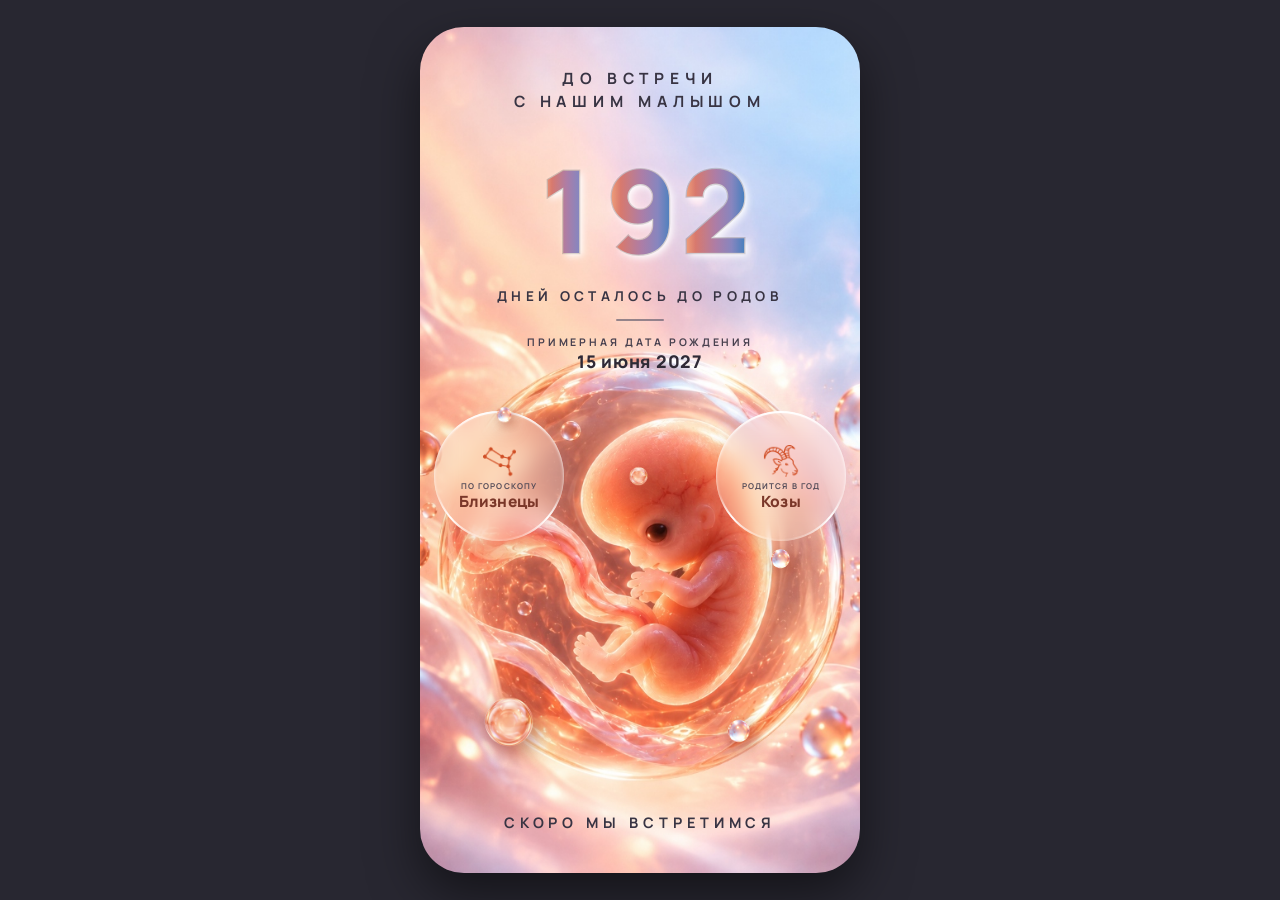
<file: index.html>
<!DOCTYPE html>
<html lang="ru">
<head>
  <meta charset="UTF-8">
  <meta name="viewport" content="width=device-width, initial-scale=1.0, maximum-scale=1.0, user-scalable=no, viewport-fit=cover">
  <title>До встречи с нашим малышом</title>
  <link rel="preconnect" href="https://fonts.googleapis.com">
  <link rel="preconnect" href="https://fonts.gstatic.com" crossorigin>
  <link href="https://fonts.googleapis.com/css2?family=Manrope:wght@400;500;600;700;800&display=swap" rel="stylesheet">
  <link rel="stylesheet" href="style.css">
</head>
<body>
  <div class="screen-wrapper">
    <main class="mobile-frame" id="appFrame">
      <!-- Фоновое изображение по сроку беременности -->
      <div class="bg-layer" id="bgLayer"></div>

      <!-- Контейнер с элементами интерфейса -->
      <div class="content-container">
        <!-- Верхний заголовок: анимация быстрой печати слева направо -->
        <header class="header-section">
          <div class="type-reveal-line" style="--delay: 0.1s; --duration: 0.75s;">
            <div class="title-line-1">ДО ВСТРЕЧИ</div>
          </div>
          <div class="type-reveal-line" style="--delay: 0.35s; --duration: 0.85s;">
            <div class="title-line-2">С НАШИМ МАЛЫШОМ</div>
          </div>
        </header>

        <!-- Число оставшихся дней: динамические барабаны для каждого разряда (вплоть до 1 -> 0) -->
        <section class="counter-section">
          <div class="counter-number-wrap">
            <svg class="counter-svg" viewBox="0 0 380 210" id="counterSvg">
              <defs>
                <linearGradient id="numGrad" x1="100%" y1="0%" x2="0%" y2="0%">
                  <stop offset="0%" stop-color="#387EBD" />
                  <stop offset="24%" stop-color="#8786BF" />
                  <stop offset="48%" stop-color="#AD7DA6" />
                  <stop offset="78%" stop-color="#D8796D" />
                  <stop offset="100%" stop-color="#FCB380" />
                </linearGradient>
                <filter id="numShadow" x="-20%" y="-20%" width="150%" height="150%">
                  <feDropShadow dx="4" dy="4" stdDeviation="5" flood-color="#FFFFFF" flood-opacity="1" />
                </filter>
              </defs>

              <!-- Динамическая группа цифр с идеальными межзнаковыми интервалами -->
              <g id="svgDigitsContainer" filter="url(#numShadow)"></g>
            </svg>
          </div>
          
          <div class="type-reveal-line" style="--delay: 0.65s; --duration: 0.75s;">
            <p class="counter-label">ДНЕЙ ОСТАЛОСЬ ДО РОДОВ</p>
          </div>
          
          <div class="counter-divider"></div>
          <div class="type-reveal-line" style="--delay: 0.85s; --duration: 0.75s;">
            <div class="due-date-label">ПРИМЕРНАЯ ДАТА РОЖДЕНИЯ</div>
          </div>
          <div class="type-reveal-line" style="--delay: 1.05s; --duration: 0.65s;">
            <div class="due-date-value">15 июня 2027</div>
          </div>
          
        </section>

        <!-- Примерная дата рождения 
        <section class="due-date-section">
          <div class="type-reveal-line" style="--delay: 0.85s; --duration: 0.75s;">
            <div class="due-date-label">ПРИМЕРНАЯ ДАТА РОЖДЕНИЯ</div>
          </div>
          <div class="type-reveal-line" style="--delay: 1.05s; --duration: 0.65s;">
            <div class="due-date-value">15 июня 2027</div>
          </div>
        </section> -->

        <!-- Плашки знаков: градиентная обводка + плавный сдвиг влево на 10px -->
        <section class="badges-row anim-badge-left">
          <!-- Знак Близнецы -->
          <div class="glass-badge badge-left">
            <div class="badge-icon-wrap">
              <img src="images/gemini.png" alt="Близнецы" class="badge-img badge-img-gemini">
            </div>
            <div class="badge-sub">ПО ГОРОСКОПУ</div>
            <div class="badge-name">Близнецы</div>
          </div>

          <!-- Знак Коза -->
          <div class="glass-badge badge-right">
            <div class="badge-icon-wrap">
              <img src="images/goat.png" alt="Козы" class="badge-img badge-img-goat">
            </div>
            <div class="badge-sub">РОДИТСЯ В ГОД</div>
            <div class="badge-name">Козы</div>
          </div>
        </section>

        <!-- Анимированные капельки: увеличены на 30% -->
        <div class="drops-container">
          <!-- Капелька 1: верхняя левая возле Близнецов (анимация 15px) -->
          <img src="images/drop_2.png" alt="" class="drop drop-1 anim-15px">

          <!-- Капелька 2: центральная между Близнецами и Козой (анимация 15px) -->
          <img src="images/drop_1.png" alt="" class="drop drop-2 anim-15px">

          <!-- Капелька 3: правая возле сферы справа (анимация 15px) -->
          <img src="images/drop_2.png" alt="" class="drop drop-3 anim-15px">

          <!-- Капелька 4: большая нижняя левая (анимация 10px) -->
          <img src="images/drop_4.png" alt="" class="drop drop-4 anim-10px">

          <!-- Капелька 5: нижняя правая жемчужина (анимация 10px) -->
          <img src="images/drop_5.png" alt="" class="drop drop-5 anim-10px">
        </div>

        <!-- Нижний слоган: анимация печати текста -->
        <footer class="footer-section">
          <div class="type-reveal-line" style="--delay: 1.25s; --duration: 0.85s;">
            <p class="footer-text">СКОРО МЫ ВСТРЕТИМСЯ</p>
          </div>
        </footer>
      </div>
    </main>
  </div>

  <script src="app.js"></script>
</body>
</html>
</file>
<file: style.css>
/* ==========================================================================
   RESET & BASE SETUP
   ========================================================================== */
*, *::before, *::after {
  box-sizing: border-box;
  margin: 0;
  padding: 0;
  -webkit-tap-highlight-color: transparent;
}

html, body {
  width: 100%;
  height: 100%;
  overflow: hidden;
  font-family: 'Manrope', -apple-system, BlinkMacSystemFont, 'Segoe UI', Roboto, sans-serif;
  background-color: #282731;
  color: #312E38;
}

/* ==========================================================================
   DESKTOP / PHONE WRAPPER
   Ограничение по ширине и высоте большого смартфона, фон вокруг #282731
   ========================================================================== */
.screen-wrapper {
  width: 100%;
  height: 100%;
  display: flex;
  justify-content: center;
  align-items: center;
  background-color: #282731;
}

.mobile-frame {
  position: relative;
  width: 100%;
  max-width: 440px;
  height: 100dvh;
  max-height: 952px;
  aspect-ratio: 440 / 952;
  overflow: hidden;
  background-color: #282731;
}

@media (min-width: 441px) and (min-height: 750px) {
  .mobile-frame {
    border-radius: 44px;
    height: 94dvh;
    box-shadow: 0 20px 50px rgba(0, 0, 0, 0.5);
  }
}

/* ==========================================================================
   BACKGROUND IMAGE
   ========================================================================== */
.bg-layer {
  position: absolute;
  top: 0;
  left: 0;
  width: 100%;
  height: 100%;
  background-size: cover;
  background-position: center center;
  background-repeat: no-repeat;
  z-index: 1;
  transition: opacity 0.6s ease;
}

/* ==========================================================================
   CONTENT CONTAINER
   ========================================================================== */
.content-container {
  position: relative;
  z-index: 5;
  width: 100%;
  height: 100%;
  display: flex;
  flex-direction: column;
  align-items: center;
  text-align: center;
  user-select: none;
}

/* ==========================================================================
   TEXT TYPING REVEAL ANIMATION (Слева направо при загрузке страницы)
   ========================================================================== */
.type-reveal-line {
  display: inline-flex;
  justify-content: center;
  align-items: center;
  max-width: 100%;
  overflow: hidden;
  white-space: nowrap;
  clip-path: inset(0 100% 0 0);
  animation: revealLeftToRight var(--duration, 0.75s) cubic-bezier(0.25, 1, 0.5, 1) forwards;
  animation-delay: var(--delay, 0s);
}

@keyframes revealLeftToRight {
  0% {
    clip-path: inset(0 100% 0 0);
    opacity: 0.2;
  }
  100% {
    clip-path: inset(0 0% 0 0);
    opacity: 1;
  }
}

/* ==========================================================================
   1. HEADER SECTION
   Надпись «ДО ВСТРЕЧИ С НАШИМ МАЛЫШОМ» с gap: 2px
   ========================================================================== */
.header-section {
  position: absolute;
  top: 4.8%;
  left: 0;
  width: 100%;
  display: flex;
  flex-direction: column;
  align-items: center;
  gap: 2px;
}

.title-line-1,
.title-line-2 {
  font-size: 15.5px;
  font-weight: 700;
  letter-spacing: 0.38em;
  color: #383443;
  text-transform: uppercase;
  line-height: 1.35;
}

/* ==========================================================================
   2. COUNTER SECTION (Цифра 200px: вытеснение последней цифры снизу вверх)
   ========================================================================== */
.counter-section {
  position: absolute;
  top: 12.8%;
  left: 0;
  width: 100%;
  display: flex;
  flex-direction: column;
  align-items: center;
}

.counter-number-wrap {
  width: 100%;
  max-width: 380px;
  height: 150px;
  display: flex;
  justify-content: center;
  align-items: center;
}

.counter-svg {
  width: 100%;
  height: 100%;
  overflow: visible;
}

.svg-counter-text {
  font-family: 'Manrope', sans-serif;
  font-size: 160px;
  font-weight: 800;
  fill: url(#numGrad);
  stroke: rgba(79, 43, 44, 0.32);
  stroke-width: 3.5px;
  paint-order: stroke fill;
  letter-spacing: -0.02em;
}

/* Анимация группы барабана: сдвиг ровно на -180px вверх */
.svg-roll-group {
  transform: translateY(0);
}

.svg-roll-group.roll-up-anim {
  animation: svgRollUp 0.95s cubic-bezier(0.2, 0.95, 0.3, 1.25) forwards;
}

@keyframes svgRollUp {
  0% {
    transform: translateY(0);
  }
  100% {
    transform: translateY(-180px);
  }
}

.counter-label {
  margin-top: 2px;
  font-size: 13.5px;
  font-weight: 700;
  letter-spacing: 0.32em;
  color: #383443;
  text-transform: uppercase;
}

.counter-divider {
  width: 48px;
  height: 1.5px;
  background-color: #6A6372;
  border-radius: 1px;
  margin-top: 14px;
   margin-bottom: 14px;
  opacity: 0.7;
}

/* ==========================================================================
   3. DUE DATE SECTION
   ========================================================================== */
.due-date-section {
  position: absolute;
  top: 40%;
  left: 0;
  width: 100%;
  display: flex;
  flex-direction: column;
  align-items: center;
  gap: 5px;
}

.due-date-label {
  font-size: 10.5px;
  font-weight: 700;
  letter-spacing: 0.28em;
  color: #48414F;
  text-transform: uppercase;
}

.due-date-value {
  font-size: 17.5px;
  font-weight: 800;
  letter-spacing: 0.04em;
  color: #2F2A36;
}

/* ==========================================================================
   4. BADGES ROW (Близнецы & Козы)
   ========================================================================== */
.badges-row {
  position: absolute;
  top: 45.4%;
  left: 0;
  width: 100%;
  display: flex;
  justify-content: space-between;
  padding: 0 14px;
  z-index: 10;
}

@keyframes floatLeft10px {
  0% {
    transform: translateX(0px);
  }
  50% {
    transform: translateX(-10px);
  }
  100% {
    transform: translateX(0px);
  }
}

.anim-badge-left {
  animation: floatLeft10px 5.5s ease-in-out infinite;
}

.glass-badge {
  position: relative;
  width: 130px;
  height: 130px;
  border-radius: 50%;
  background: rgba(255, 255, 255, 0.30);
  backdrop-filter: blur(12px);
  -webkit-backdrop-filter: blur(12px);
  box-shadow: 
    0 8px 24px rgba(215, 175, 185, 0.32),
    inset 0 1px 3px rgba(255, 255, 255, 0.95);
  display: flex;
  flex-direction: column;
  align-items: center;
  justify-content: center;
  padding: 8px;
}

.glass-badge::before {
  content: "";
  position: absolute;
  inset: 0;
  border-radius: 50%;
  padding: 2px;
  background: linear-gradient(
    180deg,
    rgba(255, 255, 255, 1.0) 0%,
    rgba(255, 255, 255, 0.0) 20%,
    rgba(255, 255, 255, 0.0) 42%,
    rgba(255, 255, 255, 0.0) 64%,
    rgba(255, 255, 255, 1.0) 82%,
    rgba(255, 255, 255, 0.0) 100%
  );
  -webkit-mask: 
    linear-gradient(#fff 0 0) content-box, 
    linear-gradient(#fff 0 0);
  -webkit-mask-composite: xor;
  mask-composite: exclude;
  pointer-events: none;
}

.badge-icon-wrap {
  width: 38px;
  height: 38px;
  display: flex;
  align-items: center;
  justify-content: center;
  margin-bottom: 2px;
}

.badge-img {
  width: 100%;
  height: 100%;
  object-fit: contain;
}

.badge-img-gemini {
  width: 33px;
  height: 33px;
}

.badge-img-goat {
  width: 36px;
  height: 36px;
}

.badge-sub {
  font-size: 8px;
  font-weight: 700;
  letter-spacing: 0.14em;
  color: #554D59;
  text-transform: uppercase;
  line-height: 1.1;
  margin-bottom: 2px;
}

.badge-name {
  font-size: 15.5px;
  font-weight: 800;
  color: #7A3729;
  line-height: 1.1;
  letter-spacing: 0.01em;
}

/* ==========================================================================
   5. ANIMATED DROPS (КАПЕЛЬКИ УВЕЛИЧЕНЫ НА 30%)
   ========================================================================== */
.drops-container {
  position: absolute;
  top: 0;
  left: 0;
  width: 100%;
  height: 100%;
  pointer-events: none;
  z-index: 15;
}

.drop {
  position: absolute;
  object-fit: contain;
  filter: drop-shadow(0 5px 10px rgba(0, 0, 0, 0.14));
}

/* Капелька 1 (+30%: 39px) */
.drop-1 {
  top: 44%;
  left: 15.5%;
  width: 39px;
  height: 39px;
}

/* Капелька 2 (+30%: 57px) */
.drop-2 {
  top: 50.5%;
  left: 50.8%;
  transform: translateX(-50%);
  width: 57px;
  height: 57px;
}

/* Капелька 3 (+30%: 49px) */
.drop-3 {
  top: 60.5%;
  right: 11.5%;
  width: 49px;
  height: 49px;
}

/* Капелька 4 (+30%: 94px) */
.drop-4 {
  bottom: 11.5%;
  left: 11%;
  width: 94px;
  height: 94px;
}

/* Капелька 5 (+30%: 57px) */
.drop-5 {
  bottom: 12.8%;
  right: 20%;
  width: 57px;
  height: 57px;
}

@keyframes floatUp15px {
  0% { transform: translateY(0px); }
  50% { transform: translateY(-15px); }
  100% { transform: translateY(0px); }
}

@keyframes floatUp15pxCenter {
  0% { transform: translate(-50%, 0px); }
  50% { transform: translate(-50%, -15px); }
  100% { transform: translate(-50%, 0px); }
}

@keyframes floatUp10px {
  0% { transform: translateY(0px); }
  50% { transform: translateY(-10px); }
  100% { transform: translateY(0px); }
}

.anim-15px {
  animation: floatUp15px 5.5s ease-in-out infinite;
}

.drop-2.anim-15px {
  animation: floatUp15pxCenter 6.2s ease-in-out infinite;
}

.anim-10px {
  animation: floatUp10px 5.0s ease-in-out infinite;
}

.drop-1 { animation-delay: 0s; }
.drop-2 { animation-delay: 0.9s; }
.drop-3 { animation-delay: 1.8s; }
.drop-4 { animation-delay: 0.4s; }
.drop-5 { animation-delay: 1.4s; }

/* ==========================================================================
   6. FOOTER SECTION
   ========================================================================== */
.footer-section {
  position: absolute;
  bottom: 4.8%;
  left: 0;
  width: 100%;
  display: flex;
  justify-content: center;
  z-index: 20;
}

.footer-text {
  font-size: 14.5px;
  font-weight: 700;
  letter-spacing: 0.34em;
  color: #383443;
  text-transform: uppercase;
}

/* ==========================================================================
   ADAPTIVE TUNING
   ========================================================================== */
@media (max-height: 700px) {
  .header-section { top: 3%; }
  .counter-section { top: 8%; }
  .due-date-section { top: 40%; }
  .badges-row { top: 43.5%; padding: 0 10px; }
  .glass-badge { width: 114px; height: 114px; }
  .footer-section { bottom: 3.5%; }
}
</file>
